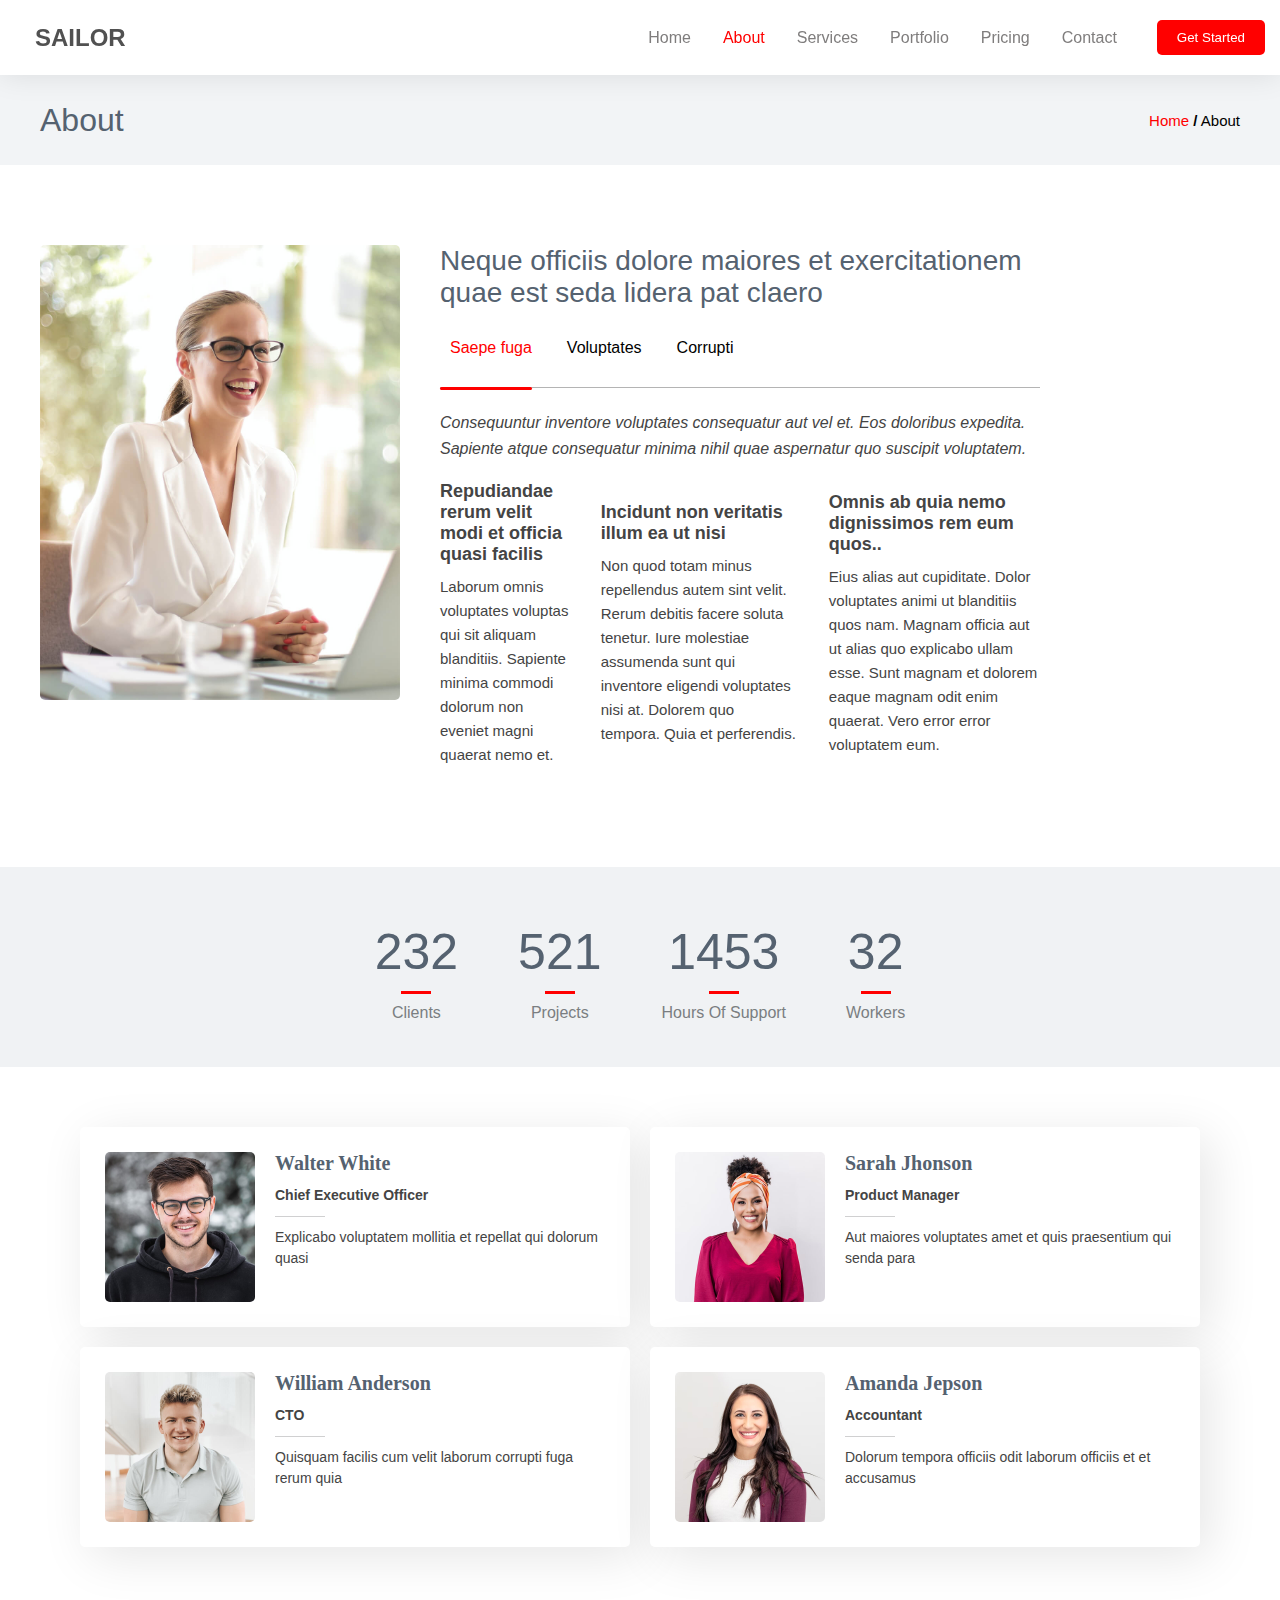
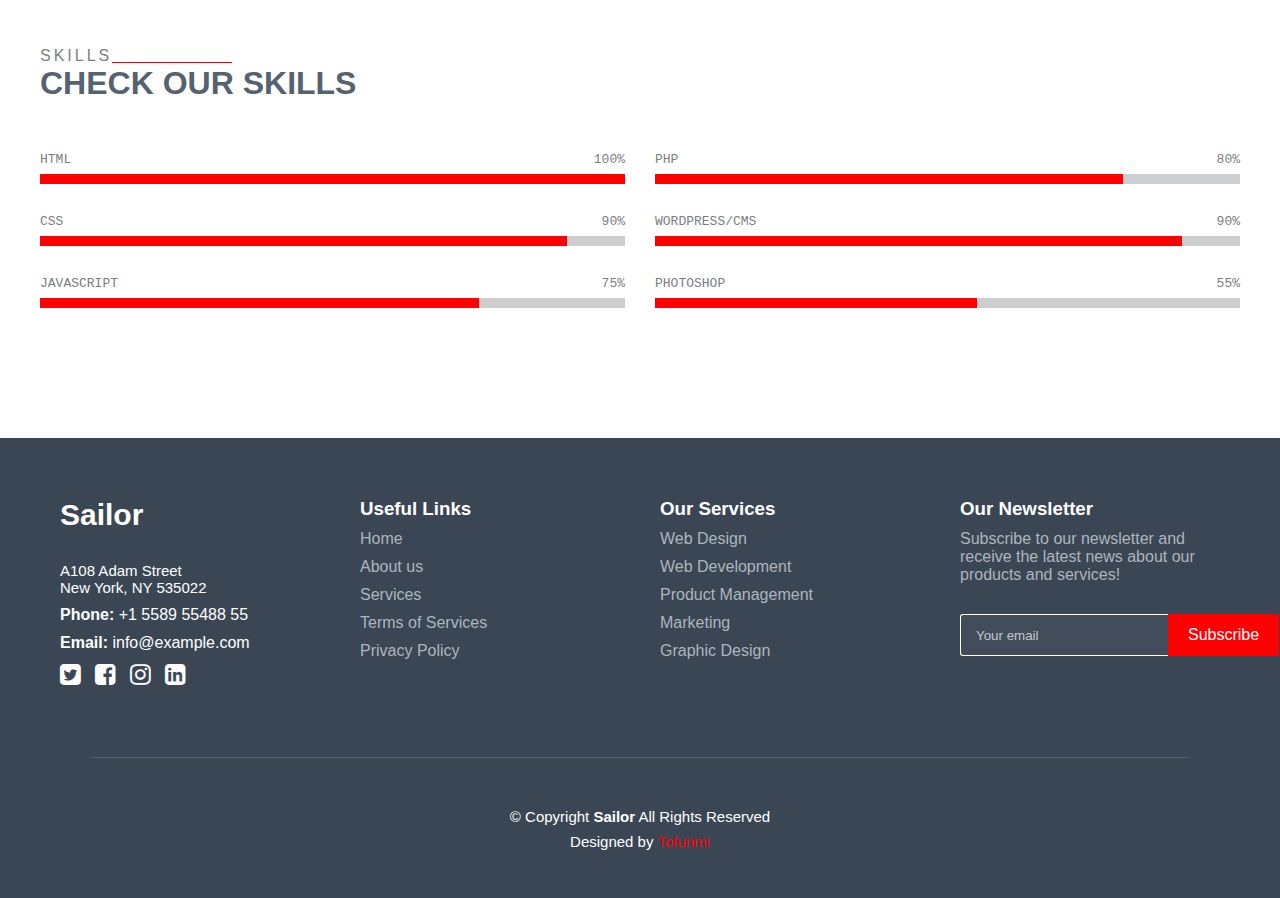
<file: about.html>
<!DOCTYPE html>
<html lang="en">

<head>
    <meta charset="UTF-8">
    <meta name="viewport" content="width=device-width, initial-scale=1.0">
    <title>About Page - Sailor</title>
    <link rel="stylesheet" href="about.css">
    <link rel="stylesheet" href="https://cdnjs.cloudflare.com/ajax/libs/font-awesome/4.7.0/css/font-awesome.min.css">
</head>

<body>
    <header>
        <div class="logo">
            <h1>SAILOR</h1>
        </div>

        <nav>
            <!-- Mobile menu toggle button -->
            <button class="mobile-menu-toggle" id="mobileMenuToggle">
                <i class="fa fa-bars"></i>
            </button>

            <div id="links">
                <ul>
                    <li><a href="index.html">Home</a></li>
                    <li><a href="about.html" class="aboutred">About</a></li>
                    <li><a href="services.html">Services</a></li>
                    <li><a href="up.html">Portfolio</a></li>
                    <li><a href="up2.html">Pricing</a></li>
                    <li><a href="#">Contact</a></li>
                </ul>
            </div>
            <div id="start">
                <button>Get Started</button>
            </div>
        </nav>
    </header>

    <div id="top">
        <h1>About</h1>
        <p><a href="indexpage.html">Home</a> <b>/</b> About</p>
    </div>

    <div id="sec-1">
        <div class="image-sec">
            <img src="about-portrait.jpg" alt="About">
        </div>
        <div class="text-sec">
            <h1>Neque officiis dolore maiores et exercitationem quae est seda lidera pat claero</h1>

            <div class="button-group">
                <button class="button-a">Saepe fuga</button>
                <button class="button-b">Voluptates</button>
                <button class="button-c">Corrupti</button>
            </div>

            <section class="line">
                <div></div>
            </section>
            <p class="text-1">Consequuntur inventore voluptates consequatur aut vel et. Eos doloribus expedita.
                Sapiente atque consequatur minima nihil quae aspernatur quo suscipit voluptatem.</p>

            <ul class="feature-list">
                <li>
                    <h2>Repudiandae rerum velit modi et officia quasi facilis</h2>
                    <p>Laborum omnis voluptates voluptas qui sit aliquam blanditiis. Sapiente minima commodi dolorum non
                        eveniet magni quaerat nemo et.</p>
                </li>

                <li>
                    <h2>Incidunt non veritatis illum ea ut nisi</h2>
                    <p>Non quod totam minus repellendus autem sint velit. Rerum debitis facere soluta tenetur. Iure
                        molestiae assumenda sunt qui inventore eligendi voluptates nisi at. Dolorem quo tempora. Quia et
                        perferendis.</p>
                </li>
                <li>
                    <h2>Omnis ab quia nemo dignissimos rem eum quos..</h2>
                    <p>Eius alias aut cupiditate. Dolor voluptates animi ut blanditiis quos nam. Magnam officia aut ut alias
                        quo explicabo ullam esse. Sunt magnam et dolorem eaque magnam odit enim quaerat. Vero error error
                        voluptatem eum.</p>
                </li>
            </ul>
        </div>
    </div>

    <div id="sec-2">
        <div>
            <p class="p1">232</p>
            <div class="dir-a"></div>
            <p>Clients</p>
        </div>

        <div>
            <p class="p1">521</p>
            <div class="dir-b"></div>
            <p>Projects</p>
        </div>

        <div>
            <p class="p1">1453</p>
            <div class="dir-c"></div>
            <p>Hours Of Support</p>
        </div>

        <div>
            <p class="p1">32</p>
            <div class="dir-d"></div>
            <p>Workers</p>
        </div>
    </div>

    <div id="sec-3">
        <div class="first-sec">
            <div class="first-sec-img1">
                <img src="team-1.jpg" alt="Walter White">
                <div>
                    <h2>Walter White</h2>
                    <p><b>Chief Executive Officer</b></p>
                    <div></div>
                    <p>Explicabo voluptatem mollitia et repellat qui dolorum quasi</p>
                </div>
            </div>

            <div class="first-sec-img2">
                <img src="team-3.jpg" alt="William Anderson">
                <div>
                    <h2>William Anderson</h2>
                    <p><b>CTO</b></p>
                    <div></div>
                    <p>Quisquam facilis cum velit laborum corrupti fuga rerum quia</p>
                </div>
            </div>
        </div>

        <div class="second-sec">
            <div class="second-sec-img1">
                <img src="team-2.jpg" alt="Sarah Jhonson">
                <div>
                    <h2>Sarah Jhonson</h2>
                    <p><b>Product Manager</b></p>
                    <div></div>
                    <p>Aut maiores voluptates amet et quis praesentium qui senda para</p>
                </div>
            </div>

            <div class="second-sec-img2">
                <img src="team-4.jpg" alt="Amanda Jepson">
                <div>
                    <h2>Amanda Jepson</h2>
                    <p><b>Accountant</b></p>
                    <div></div>
                    <p>Dolorum tempora officiis odit laborum officiis et et accusamus</p>
                </div>
            </div>
        </div>
    </div>

    <div id="sec-4">
        <div class="title">
            <p>SKILLS</p>
            <h1>Check Our Skills</h1>
        </div>

        <div class="skills-container">
            <div class="skills-column">
                <div>
                    <div class="scale-val">
                        <p>HTML</p>
                        <p class="scale-val-p2">100%</p>
                    </div>
                    <div class="scale">
                        <div></div>
                    </div>
                </div>

                <div>
                    <div class="scale-val2">
                        <p>CSS</p>
                        <p class="scale-val2-p2">90%</p>
                    </div>
                    <div class="scale2">
                        <div></div>
                    </div>
                </div>

                <div>
                    <div class="scale-val3">
                        <p>JAVASCRIPT</p>
                        <p class="scale-val3-p3">75%</p>
                    </div>
                    <div class="scale3">
                        <div></div>
                    </div>
                </div>
            </div>

            <div class="skills-column second-scale-sec">
                <div>
                    <div class="scale-val4">
                        <p>PHP</p>
                        <p class="scale-val4-p4">80%</p>
                    </div>
                    <div class="scale4">
                        <div></div>
                    </div>
                </div>

                <div>
                    <div class="scale-val5">
                        <p>WORDPRESS/CMS</p>
                        <p class="scale-val5-p5">90%</p>
                    </div>
                    <div class="scale5">
                        <div></div>
                    </div>
                </div>

                <div>
                    <div class="scale-val6">
                        <p>PHOTOSHOP</p>
                        <p class="scale-val6-p6">55%</p>
                    </div>
                    <div class="scale6">
                        <div></div>
                    </div>
                </div>
            </div>
        </div>
    </div>

    <footer>
        <div class="footer-content">
            <div class="footer-column">
                <h2 class="sailor">Sailor</h2>
                <p class="address">A108 Adam Street <br>New York, NY 535022</p>
                <p><b>Phone:</b> +1 5589 55488 55</p>
                <p><b>Email:</b> info@example.com</p>

                <div class="icons">
                    <i class="fa fa-twitter-square" aria-hidden="true"></i>
                    <i class="fa fa-facebook-square" aria-hidden="true"></i>
                    <i class="fa fa-instagram" aria-hidden="true"></i>
                    <i class="fa fa-linkedin-square" aria-hidden="true"></i>
                </div>
            </div>

            <div class="links footer-column">
                <h3>Useful Links</h3>
                <p>Home</p>
                <p>About us</p>
                <p>Services</p>
                <p>Terms of Services</p>
                <p>Privacy Policy</p>
            </div>

            <div class="services footer-column">
                <h3>Our Services</h3>
                <p>Web Design</p>
                <p>Web Development</p>
                <p>Product Management</p>
                <p>Marketing</p>
                <p>Graphic Design</p>
            </div>

            <div class="news footer-column">
                <h3>Our Newsletter</h3>
                <p>Subscribe to our newsletter and receive the latest news about our products and services!</p>

                <div class="subscribe">
                    <input type="email" placeholder="Your email">
                    <button>Subscribe</button>
                </div>
            </div>
        </div>

        <div class="line2"></div>

        <div class="last-stuff">
            <p>&copy; Copyright <b>Sailor</b> All Rights Reserved</p>
            <p>Designed by <span>Tofunmi</span></p>
        </div>
    </footer>

    <script>
        // Mobile menu toggle
        const mobileMenuToggle = document.getElementById('mobileMenuToggle');
        const links = document.getElementById('links');

        mobileMenuToggle.addEventListener('click', function() {
            links.classList.toggle('active');
        });
    </script>
</body>

</html>
</file>
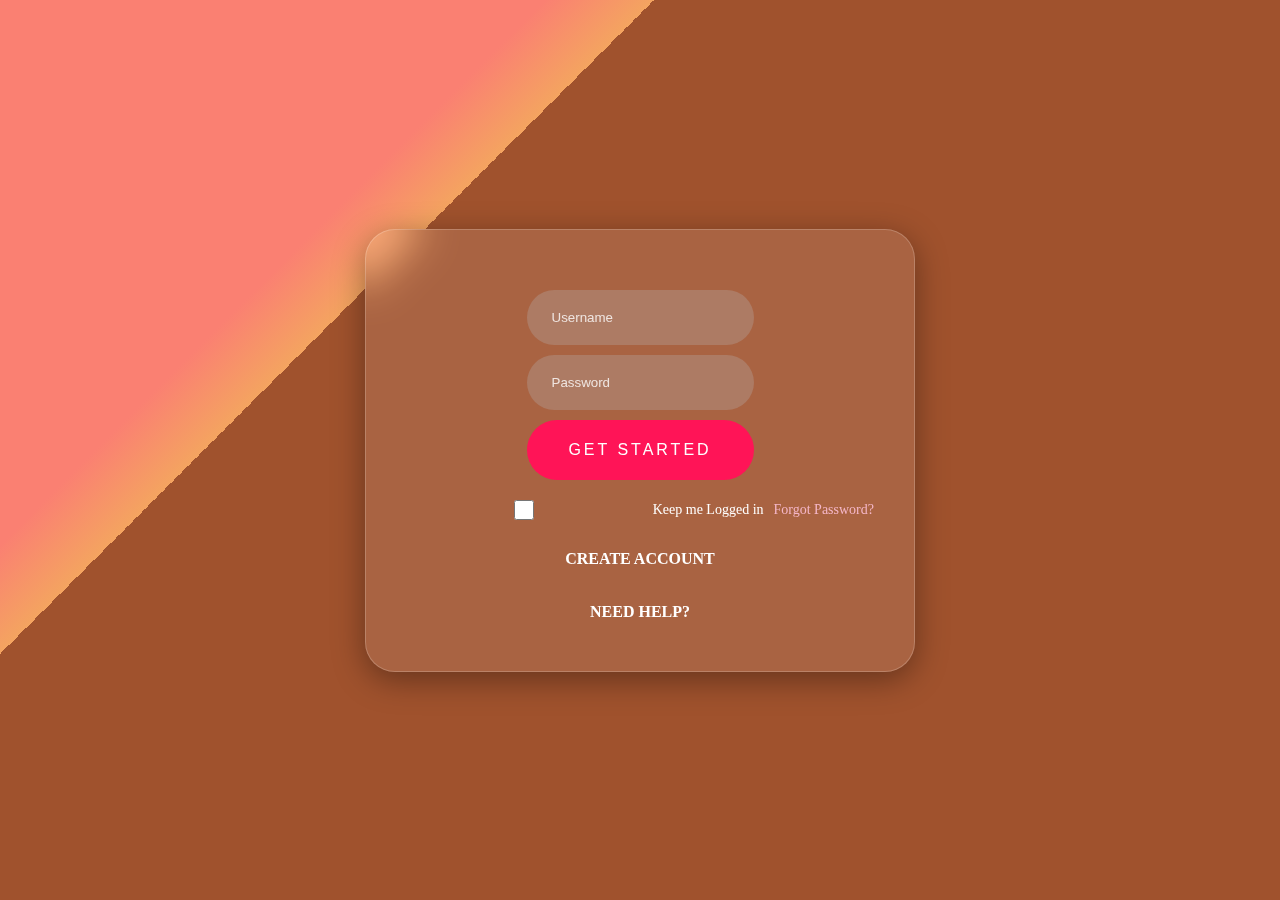
<file: login.html>
<!DOCTYPE html>
<html lang="en">
<head>
    <meta charset="UTF-8">
    <meta name="viewport" content="width=device-width, initial-scale=1.0">
    <title>Login</title>
    <link rel="stylesheet" href="login.css">
</head>
<body>
    <div id="wrapper">
        <div id="inputs">
            <input type="text" placeholder="Username" id="names">
            <input type="password" name="" id="password" placeholder="Password">
            <input type="submit" value="Get Started" id="get" onclick="validate()">
        </div>

        <div id="remember">
            <input type="checkbox" name="" id="box">
            <label for="box">Keep me Logged in</label>
            <a href="#">Forgot Password?</a>
        </div>

        <div id="new-user">
            <a href="#">CREATE ACCOUNT</a>
        </div>

        <div id="help">
            <a href="#">NEED HELP?</a>
        </div>
    </div>

    <script>
        function validate(){
            users = ["Tofunmi", "Uche", "Yinka"]
            userpass = ["tofunmi29", "uche12", "yinka12"]

            let names = document.getElementById("names").value
            let password = document.getElementById("password").value

            if(names == users[0] && password == userpass[0]){
                window.open("indexpage.html")
            }
            else if(names == users[1] && password == userpass[1]){
                window.open("indexpage.html")
            }
            else if(names == users[2] && password == userpass[2]){
                window.open("indexpage.html")
            }
            else{
                alert("No account found. CREATE NEW ACCOUNT")
            }
        }
    </script>
</body>
</html>
</file>
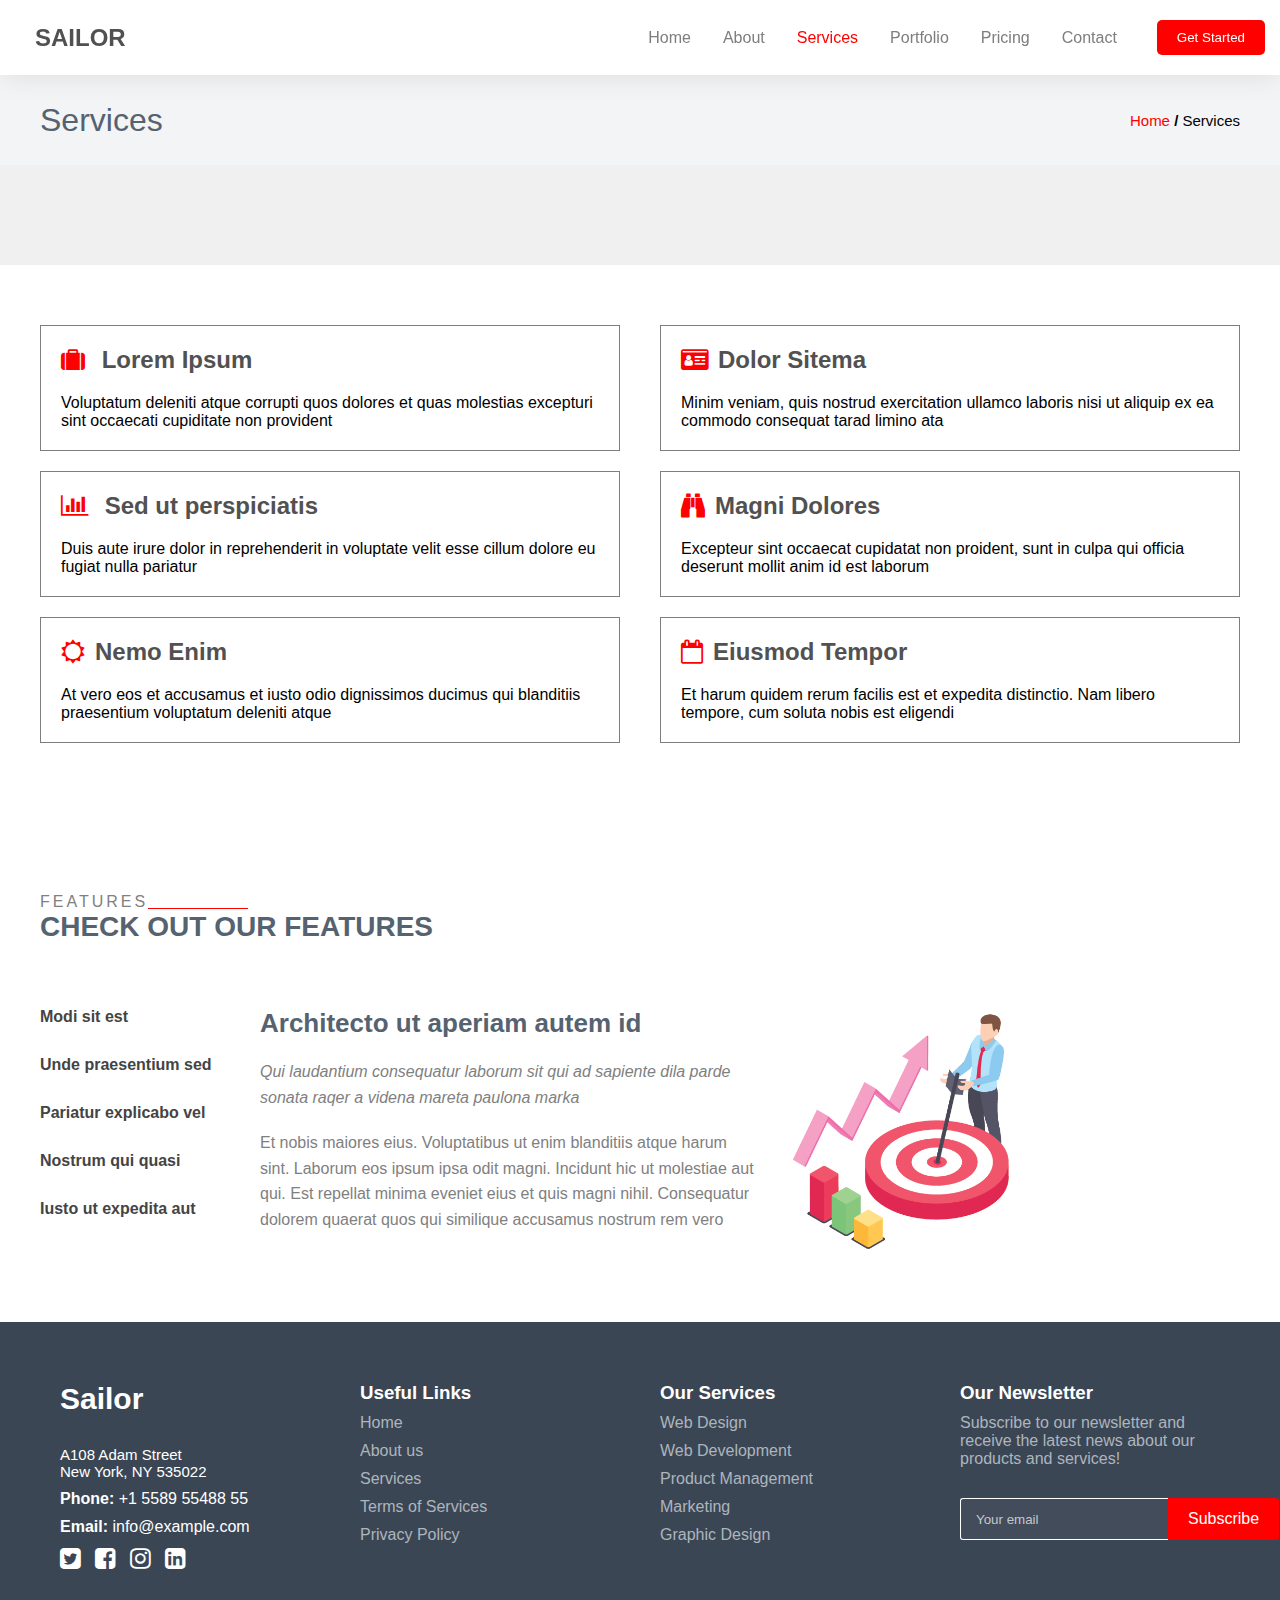
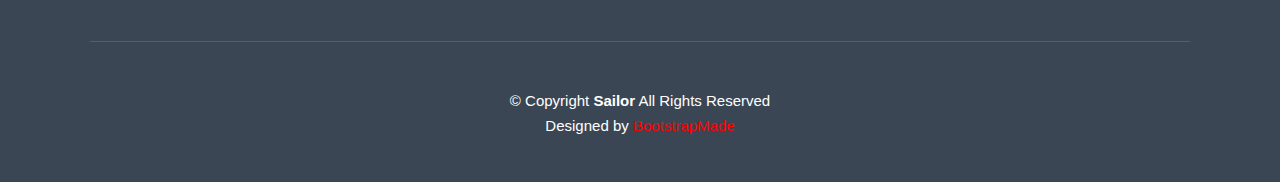
<file: services.html>
<!DOCTYPE html>
<html lang="en">
<head>
    <meta charset="UTF-8">
    <meta name="viewport" content="width=device-width, initial-scale=1.0">
    <title>Services - Sailor</title>
    <link rel="stylesheet" href="services.css">
    <link rel="stylesheet" href="https://cdnjs.cloudflare.com/ajax/libs/font-awesome/4.7.0/css/font-awesome.min.css">
</head>
<body>
    <header>
        <div class="logo">
            <h1>SAILOR</h1>
        </div>

        <nav>
            <button class="mobile-menu-toggle" id="mobileMenuToggle">
                <i class="fa fa-bars"></i>
            </button>

            <div id="links">
                <ul>
                    <li><a href="/index.html">Home</a></li>
                    <li><a href="/HTML/about.html">About</a></li>
                    <li><a href="services.html" class="home">Services</a></li>
                    <li><a href="up.html">Portfolio</a></li>
                    <li><a href="up2.html">Pricing</a></li>
                   
                    <li><a href="#">Contact</a></li>
                </ul>
            </div>
            <div id="start">
                <button>Get Started</button>
            </div>
        </nav>
    </header>
    
    <div id="top">
        <h1>Services</h1>
        <p><a href="indexpage.html">Home</a> <b>/</b> Services</p>
    </div>

    <div id="glow-iconsec"></div>

    <div id="sec-3">
        <div class="div1">
            <div>
                <h2 class="diva"><i class="fa fa-suitcase" aria-hidden="true" id="bar"></i> Lorem Ipsum</h2>
                <p>Voluptatum deleniti atque corrupti quos dolores et quas molestias excepturi sint occaecati cupiditate non provident</p>
            </div>
            <div>
                <h2 class="diva"><i class="fa fa-bar-chart" aria-hidden="true" id="bar"></i> Sed ut perspiciatis</h2>
                <p>Duis aute irure dolor in reprehenderit in voluptate velit esse cillum dolore eu fugiat nulla pariatur</p>
            </div>
            <div>
                <h2 class="diva"><i class="fa fa-sun-o" aria-hidden="true" id="bar"></i>Nemo Enim</h2>
                <p>At vero eos et accusamus et iusto odio dignissimos ducimus qui blanditiis praesentium voluptatum deleniti atque</p>
            </div>
        </div>

        <div class="div2">
            <div>
                <h2 class="diva"><i class="fa fa-id-card" aria-hidden="true" id="bar"></i>Dolor Sitema</h2>
                <p>Minim veniam, quis nostrud exercitation ullamco laboris nisi ut aliquip ex ea commodo consequat tarad limino ata</p>
            </div>
            <div>
                <h2 class="diva"><i class="fa fa-binoculars" aria-hidden="true" id="bar"></i>Magni Dolores</h2>
                <p>Excepteur sint occaecat cupidatat non proident, sunt in culpa qui officia deserunt mollit anim id est laborum</p>
            </div>
            <div>
                <h2 class="diva"><i class="fa fa-calendar-o" aria-hidden="true" id="bar"></i>Eiusmod Tempor</h2>
                <p>Et harum quidem rerum facilis est et expedita distinctio. Nam libero tempore, cum soluta nobis est eligendi</p>
            </div>
        </div>
    </div>

    <div id="feature">
        <div id="featuresec">
            <p class="featuretext">Features</p>
            <h1>CHECK OUT OUR FEATURES</h1>
        </div>

        <div class="feature-content">
            <div class="list">
                <p class="tab1">Modi sit est</p>
                <p class="tab2">Unde praesentium sed</p>
                <p class="tab3">Pariatur explicabo vel</p>
                <p class="tab4">Nostrum qui quasi</p>
                <p class="tab5">Iusto ut expedita aut</p>
            </div>
            <section><div></div></section>
            <div class="tab1sec">
                <h1>Architecto ut aperiam autem id</h1>
                <p class="italic-text"><i>Qui laudantium consequatur laborum sit qui ad sapiente dila parde sonata raqer a videna mareta paulona marka</i></p>
                <p>Et nobis maiores eius. Voluptatibus ut enim blanditiis atque harum sint. Laborum eos ipsum ipsa odit magni. Incidunt hic ut molestiae aut qui. Est repellat minima eveniet eius et quis magni nihil. Consequatur dolorem quaerat quos qui similique accusamus nostrum rem vero</p>
            </div>
            <div class="tab1img"><img src="tab-5.png" alt="Feature"></div>
        </div>
    </div>

    <footer>
        <div class="footer-content">
            <div class="footer-column">
                <h2 class="sailor">Sailor</h2>
                <p class="address">A108 Adam Street <br>New York, NY 535022</p>
                <p><b>Phone:</b> +1 5589 55488 55</p>
                <p><b>Email:</b> info@example.com</p>
                <div class="icons">
                    <i class="fa fa-twitter-square" aria-hidden="true"></i>
                    <i class="fa fa-facebook-square" aria-hidden="true"></i>
                    <i class="fa fa-instagram" aria-hidden="true"></i>
                    <i class="fa fa-linkedin-square" aria-hidden="true"></i>
                </div>
            </div>

            <div class="links footer-column">
                <h3>Useful Links</h3>
                <p>Home</p>
                <p>About us</p>
                <p>Services</p>
                <p>Terms of Services</p>
                <p>Privacy Policy</p>
            </div>

            <div class="services footer-column">
                <h3>Our Services</h3>
                <p>Web Design</p>
                <p>Web Development</p>
                <p>Product Management</p>
                <p>Marketing</p>
                <p>Graphic Design</p>
            </div>

            <div class="news footer-column">
                <h3>Our Newsletter</h3>
                <p>Subscribe to our newsletter and receive the latest news about our products and services!</p>
                <div class="subscribe">
                    <input type="email" placeholder="Your email">
                    <button>Subscribe</button>
                </div>
            </div>
        </div>

        <div class="line2"></div>

        <div class="last-stuff">
            <p>&copy; Copyright <b>Sailor</b> All Rights Reserved</p>
            <p>Designed by <span>BootstrapMade</span></p>
        </div>
    </footer>

    <script>
        const mobileMenuToggle = document.getElementById('mobileMenuToggle');
        const links = document.getElementById('links');
        mobileMenuToggle.addEventListener('click', function() {
            links.classList.toggle('active');
        });
    </script>
</body>
</html>
</file>
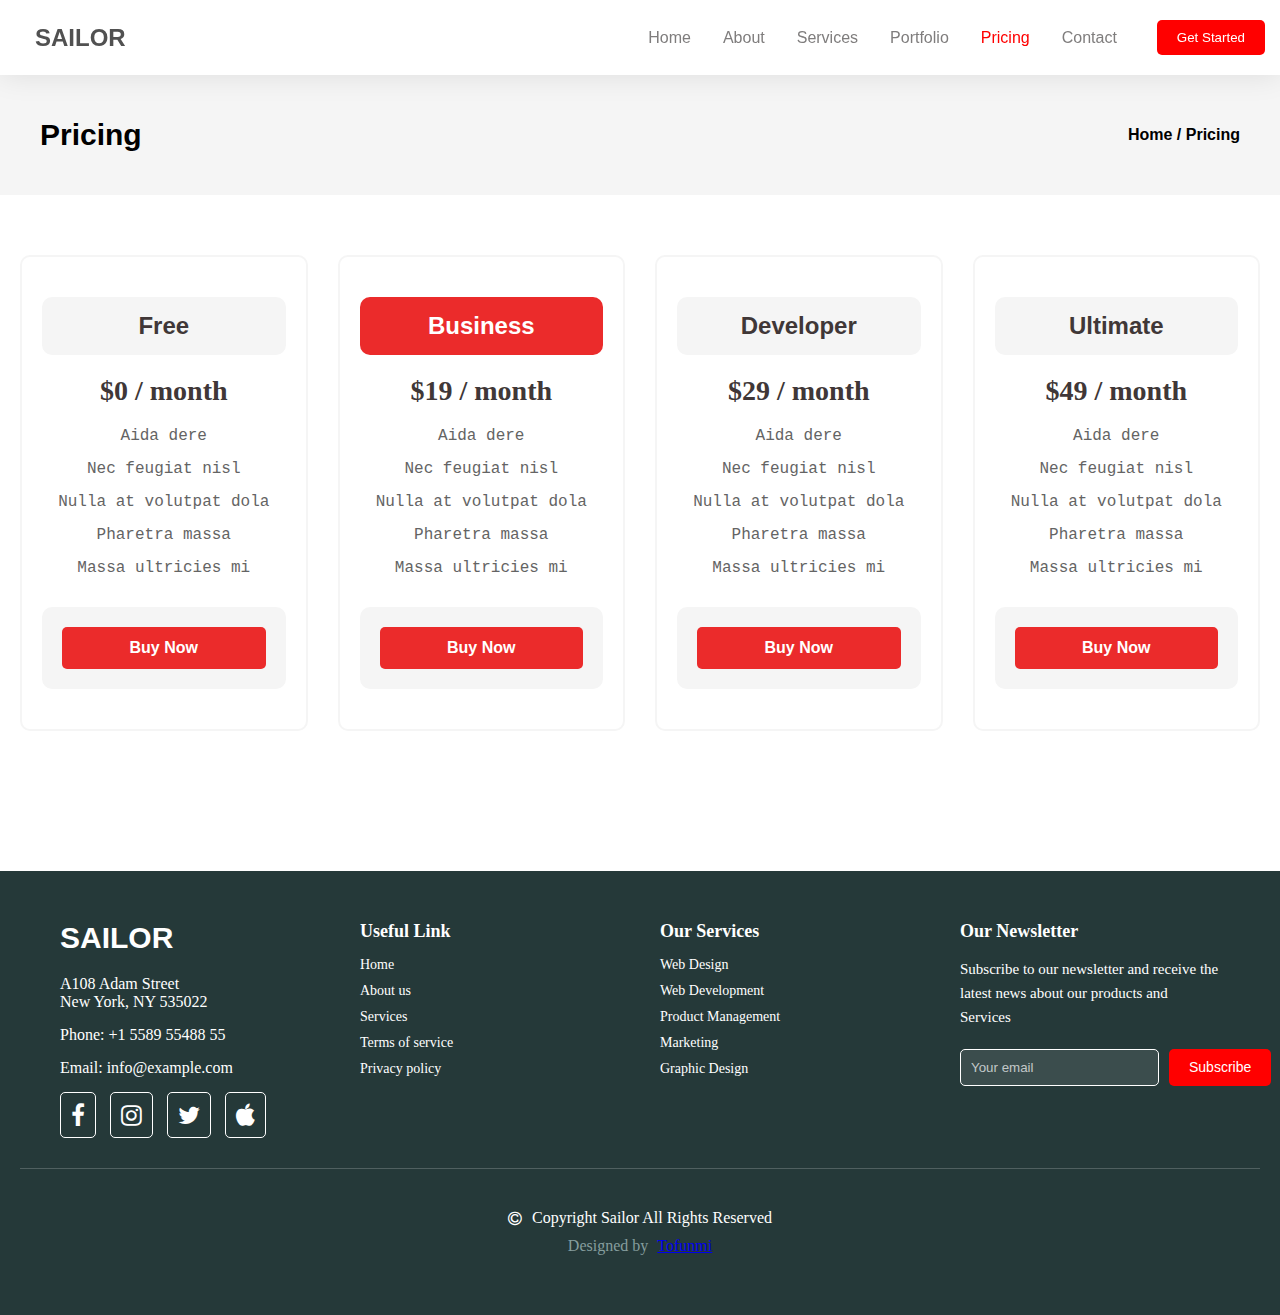
<file: up2.html>
<!DOCTYPE html>
<html lang="en">
<head>
    <meta charset="UTF-8">
    <meta name="viewport" content="width=device-width, initial-scale=1.0">
    <link rel="stylesheet" href="https://cdnjs.cloudflare.com/ajax/libs/font-awesome/4.7.0/css/font-awesome.min.css">
    <link rel="stylesheet" href="up2.css">
    <title>Pricing - Sailor</title>
</head>
<body>
    <header>
        <div class="logo">
            <h1>SAILOR</h1>
        </div>

        <nav>
            <button class="mobile-menu-toggle" id="mobileMenuToggle">
                <i class="fa fa-bars"></i>
            </button>

            <div id="links">
                <ul>
                    <li><a href="index.html">Home</a></li>
                    <li><a href="about.html">About</a></li>
                    <li><a href="services.html">Services</a></li>
                    <li><a href="up.html">Portfolio</a></li>
                    <li><a href="up2.html" class="home">Pricing</a></li>
                   
                    <li><a href="#">Contact</a></li>
                </ul>
            </div>
            <div id="start">
                <button>Get Started</button>
            </div>
        </nav>
    </header>

    <section class="on">
        <h2>Pricing</h2>
        <h5>Home / Pricing</h5>
    </section>

    <section class="pricing-section">
        <div class="all">
            <h1>Free</h1>
            <h2>$0 / month</h2>
            <p>Aida dere</p>
            <p>Nec feugiat nisl</p>
            <p>Nulla at volutpat dola</p>
            <p>Pharetra massa</p>
            <p>Massa ultricies mi</p>
            <div class="alll">
                <h3>Buy Now</h3>
            </div>
        </div>

        <div class="all2">
            <h1>Business</h1>
            <h2>$19 / month</h2>
            <p>Aida dere</p>
            <p>Nec feugiat nisl</p>
            <p>Nulla at volutpat dola</p>
            <p>Pharetra massa</p>
            <p>Massa ultricies mi</p>
            <div class="alll2">
                <h3>Buy Now</h3>
            </div>
        </div>

        <div class="all3">
            <h1>Developer</h1>
            <h2>$29 / month</h2>
            <p>Aida dere</p>
            <p>Nec feugiat nisl</p>
            <p>Nulla at volutpat dola</p>
            <p>Pharetra massa</p>
            <p>Massa ultricies mi</p>
            <div class="alll3">
                <h3>Buy Now</h3>
            </div>
        </div>

        <div class="all4">
            <h1>Ultimate</h1>
            <h2>$49 / month</h2>
            <p>Aida dere</p>
            <p>Nec feugiat nisl</p>
            <p>Nulla at volutpat dola</p>
            <p>Pharetra massa</p>
            <p>Massa ultricies mi</p>
            <div class="alll4">
                <h3>Buy Now</h3>
            </div>
        </div>
    </section>

    <footer class="foot">
        <div class="footer-wrapper">
            <div class="foot_1">
                <h2>SAILOR</h2>
                <p>A108 Adam Street <br>New York, NY 535022</p>
                <p>Phone: +1 5589 55488 55</p>
                <p>Email: info@example.com</p>
                <i class="fa fa-facebook" aria-hidden="true"></i>
                <i class="fa fa-instagram" aria-hidden="true"></i>
                <i class="fa fa-twitter" aria-hidden="true"></i>
                <i class="fa fa-apple" aria-hidden="true"></i>
            </div>

            <div class="foot_2">
                <h2>Useful Link</h2>
                <p>Home</p>
                <p>About us</p>
                <p>Services</p>
                <p>Terms of service</p>
                <p>Privacy policy</p>
            </div>

            <div class="foot_2">
                <h2>Our Services</h2>
                <p>Web Design</p>
                <p>Web Development</p>
                <p>Product Management</p>
                <p>Marketing</p>
                <p>Graphic Design</p>
            </div>

            <div class="foot_3">
                <h3>Our Newsletter</h3>
                <p>Subscribe to our newsletter and receive the latest news about our products and Services</p>
                <div class="ok">
                    <input type="text" placeholder="Your email">
                    <div class="kk">Subscribe</div>
                </div>
            </div>
        </div>

        <div class="copy">
            <div class="copy_1">
                <i class="fa fa-copyright" aria-hidden="true"></i>
                <p>Copyright Sailor All Rights Reserved</p>
            </div>
            <div class="copy_2">
                <p>Designed by <span><a href = "https://wa.me/2349034820048"> Tofunmi </a></span></p>
            </div>
        </div>
    </footer>

    <script>
        const mobileMenuToggle = document.getElementById('mobileMenuToggle');
        const links = document.getElementById('links');
        mobileMenuToggle.addEventListener('click', function() {
            links.classList.toggle('active');
        });
    </script>
</body>
</html>
</file>
<file: about.css>
* {
    margin: 0;
    padding: 0;
    box-sizing: border-box;
}

body {
    height: 100%;
    width: 100%;
    overflow-x: hidden;
}

header {
    display: flex;
    justify-content: space-between;
    align-items: center;
    background-color: white;
    position: sticky;
    width: 100%;
    padding: 20px 15px;
    z-index: 1000;
    top: 0;
    box-shadow: 0px 0 30px rgba(0, 0, 0, 0.1);
}

nav {
    display: flex;
    align-items: center;
    width: 100%;
}

.logo {
    margin-left: 20px;
}

.logo h1 {
    font-family: 'Gill Sans', 'Gill Sans MT', Calibri, 'Trebuchet MS', sans-serif;
    color: rgb(81, 81, 81);
    font-size: 24px;
}

/* Mobile menu toggle */
.mobile-menu-toggle {
    display: none;
    background: none;
    border: none;
    font-size: 24px;
    color: rgb(81, 81, 81);
    cursor: pointer;
    margin-left: auto;
}

#links {
    display: flex;
    margin-left: auto;
    margin-right: 20px;
}

ul {
    list-style: none;
    display: flex;
    gap: 2rem;
    align-items: center;
}

li a {
    text-decoration: none;
    color: rgb(127, 125, 125);
    font-family: 'Gill Sans', 'Gill Sans MT', Calibri, 'Trebuchet MS', sans-serif;
    font-size: 16px;
    transition: color 0.3s;
}

.aboutred {
    color: red;
}

li a:hover {
    color: rgb(216, 46, 46);
}

.aboutred:hover {
    color: red;
}

#start button {
    background-color: red;
    padding: 10px 20px;
    border-radius: 5px;
    border: none;
    color: white;
    cursor: pointer;
    transition: background-color 0.3s;
    white-space: nowrap;
}

#start {
    margin-left: 20px;
}

#start button:hover {
    background-color: rgb(234, 63, 63);
}

#top {
    background-color: #f2f4f6;
    width: 100%;
    min-height: 90px;
    display: flex;
    align-items: center;
    justify-content: space-between;
    padding: 20px 40px;
    flex-wrap: wrap;
    gap: 15px;
}

#top h1 {
    font-family: 'Segoe UI', Tahoma, Geneva, Verdana, sans-serif;
    font-weight: lighter;
    color: #556270;
    font-size: clamp(24px, 4vw, 32px);
}

#top p {
    font-family: 'Gill Sans', 'Gill Sans MT', Calibri, 'Trebuchet MS', sans-serif;
    font-size: 15px;
}

#top a {
    color: red;
    text-decoration: none;
}

/* Section 1 */
#sec-1 {
    margin: 40px 20px;
    padding: 40px 20px;
    display: flex;
    flex-wrap: wrap;
    gap: 40px;
}

.image-sec img {
    width: 100%;
    max-width: 360px;
    height: auto;
    border-radius: 5px;
}

.text-sec {
    flex: 1;
    min-width: 280px;
    max-width: 600px;
}

.text-sec h1 {
    font-family: 'Segoe UI', Tahoma, Geneva, Verdana, sans-serif;
    font-weight: lighter;
    color: #556270;
    margin-bottom: 25px;
    font-size: clamp(20px, 3vw, 28px);
}

.button-group {
    display: flex;
    flex-wrap: wrap;
    gap: 15px;
    margin: 25px 0;
}

.text-sec button {
    border: none;
    background: none;
    font-size: 16px;
    cursor: pointer;
    padding: 5px 10px;
    transition: color 0.3s;
}

.button-a {
    color: red;
}

.line {
    margin: 20px 0;
    position: relative;
}

.line::after {
    content: "";
    background-color: #5f5f5f78;
    height: 0.3px;
    width: 100%;
    max-width: 600px;
    position: absolute;
    top: 0;
    left: 0;
}

.line div {
    background-color: red;
    width: 92px;
    height: 3px;
    border-radius: 5px;
    position: relative;
    z-index: 1;
}

.text-1 {
    margin: 20px 0;
    font-style: italic;
    font-family: Arial, Helvetica, sans-serif;
    color: #444444;
    line-height: 1.6;
}

.feature-list {
    list-style: none;
    padding: 0;
}

.feature-list li {
    margin-bottom: 20px;
}

.feature-list li h2 {
    color: #444444;
    font-family: 'Gill Sans', 'Gill Sans MT', Calibri, 'Trebuchet MS', sans-serif;
    font-size: 18px;
    margin-bottom: 10px;
}

.feature-list li p {
    color: #444444;
    font-family: Arial, Helvetica, sans-serif;
    font-size: 15px;
    line-height: 1.6;
}

/* Section 2 - Stats */
#sec-2 {
    background-color: #f0f2f4;
    width: 100%;
    min-height: 200px;
    padding: 40px 20px;
    display: flex;
    justify-content: center;
    align-items: center;
    flex-wrap: wrap;
    gap: 60px;
    margin-bottom: 40px;
}

#sec-2 div {
    text-align: center;
}

#sec-2 div .p1 {
    color: #556270;
    font-size: clamp(40px, 6vw, 50px);
    font-family: 'Franklin Gothic Medium', 'Arial Narrow', Arial, sans-serif;
    margin-bottom: 10px;
}

#sec-2 .dir-a,
#sec-2 .dir-b,
#sec-2 .dir-c,
#sec-2 .dir-d {
    background-color: red;
    width: 30px;
    height: 3px;
    margin: 10px auto;
}

#sec-2 div p {
    margin-top: 10px;
    font-family: Arial, Helvetica, sans-serif;
    color: #7a7e81;
}

/* Section 3 - Team */
#sec-3 {
    margin: 60px 20px;
    padding: 0 20px;
    display: flex;
    flex-wrap: wrap;
    gap: 20px;
    justify-content: center;
}

.first-sec,
.second-sec {
    flex: 1;
    min-width: 280px;
    max-width: 550px;
}

.first-sec-img1,
.first-sec-img2,
.second-sec-img1,
.second-sec-img2 {
    background-color: white;
    box-shadow: 10px 10px 50px rgba(0, 0, 0, 0.1);
    padding: 25px;
    margin-bottom: 20px;
    border-radius: 5px;
    display: flex;
    gap: 20px;
    position: relative;
    top: 0;
    transition: 0.5s ease-in-out;
}

.first-sec-img1:hover,
.first-sec-img2:hover,
.second-sec-img1:hover,
.second-sec-img2:hover {
    top: -10px;
}

.first-sec div img,
.second-sec div img {
    width: 150px;
    height: 150px;
    border-radius: 5px;
    object-fit: cover;
    flex-shrink: 0;
}

.first-sec-img1 div,
.first-sec-img2 div,
.second-sec-img1 div,
.second-sec-img2 div {
    flex: 1;
}

.first-sec-img1 div h2,
.first-sec-img2 div h2,
.second-sec-img1 div h2,
.second-sec-img2 div h2 {
    font-family: Cambria, Cochin, Georgia, Times, 'Times New Roman', serif;
    color: #556270;
    font-size: 20px;
    margin-bottom: 10px;
}

.first-sec-img1 div p,
.first-sec-img2 div p,
.second-sec-img1 div p,
.second-sec-img2 div p {
    color: #444444;
    font-family: 'Gill Sans', 'Gill Sans MT', Calibri, 'Trebuchet MS', sans-serif;
    font-size: 14px;
    margin-bottom: 10px;
    line-height: 1.5;
}

.first-sec-img1 div div,
.first-sec-img2 div div,
.second-sec-img1 div div,
.second-sec-img2 div div {
    width: 50px;
    height: 1px;
    background-color: #a9aaab8c;
    margin: 10px 0;
}

/* Section 4 - Skills */
#sec-4 {
    margin: 80px 20px 100px;
    padding: 0 20px;
}

.title p {
    font-family: 'Gill Sans', 'Gill Sans MT', Calibri, 'Trebuchet MS', sans-serif;
    text-transform: uppercase;
    letter-spacing: 3px;
    color: grey;
}

.title h1 {
    font-family: 'Gill Sans', 'Gill Sans MT', Calibri, 'Trebuchet MS', sans-serif;
    color: #556270;
    text-transform: uppercase;
    margin-bottom: 50px;
    font-size: clamp(24px, 4vw, 32px);
}

.title p::after {
    content: "";
    background-color: red;
    height: 1px;
    width: 120px;
    position: absolute;
    margin-top: 15px;
}

.skills-container {
    display: flex;
    flex-wrap: wrap;
    gap: 30px;
}

.skills-column {
    flex: 1;
    min-width: 280px;
}

.scale-val,
.scale-val2,
.scale-val3,
.scale-val4,
.scale-val5,
.scale-val6 {
    display: flex;
    justify-content: space-between;
    margin-bottom: 7px;
}

.scale-val p,
.scale-val2 p,
.scale-val3 p,
.scale-val4 p,
.scale-val5 p,
.scale-val6 p {
    font-family: monospace;
    color: #7a7e81;
}

.scale-val2,
.scale-val3,
.scale-val5,
.scale-val6 {
    margin-top: 30px;
}

.scale,
.scale2,
.scale3,
.scale4,
.scale5,
.scale6 {
    background-color: #7a7e8161;
    height: 10px;
    width: 100%;
    margin-bottom: 30px;
    position: relative;
}

.scale div {
    background-color: red;
    height: 10px;
    width: 100%;
    animation: slide 1s ease-in-out;
}

.scale2 div {
    background-color: red;
    height: 10px;
    width: 90%;
    animation: slide2 1s ease-in-out;
}

.scale3 div {
    background-color: red;
    height: 10px;
    width: 75%;
    animation: slide3 1s ease-in-out;
}

.scale4 div {
    background-color: red;
    height: 10px;
    width: 80%;
    animation: slide4 1s ease-in-out;
}

.scale5 div {
    background-color: red;
    height: 10px;
    width: 90%;
    animation: slide5 1s ease-in-out;
}

.scale6 div {
    background-color: red;
    height: 10px;
    width: 55%;
    animation: slide6 1s ease-in-out;
}

@keyframes slide {
    from {
        width: 0;
    }
    to {
        width: 100%;
    }
}

@keyframes slide2 {
    from {
        width: 0;
    }
    to {
        width: 90%;
    }
}

@keyframes slide3 {
    from {
        width: 0;
    }
    to {
        width: 75%;
    }
}

@keyframes slide4 {
    from {
        width: 0;
    }
    to {
        width: 80%;
    }
}

@keyframes slide5 {
    from {
        width: 0;
    }
    to {
        width: 90%;
    }
}

@keyframes slide6 {
    from {
        width: 0;
    }
    to {
        width: 55%;
    }
}

/* Footer */
footer {
    background-color: #3b4654;
    width: 100%;
    color: white;
    padding: 60px 20px 20px;
}

.footer-content {
    display: flex;
    flex-wrap: wrap;
    gap: 40px;
    max-width: 1200px;
    margin: 0 auto;
    padding: 0 20px;
}

.footer-column {
    flex: 1;
    min-width: 200px;
}

.sailor {
    margin-bottom: 30px;
    cursor: pointer;
    font-family: 'Gill Sans', 'Gill Sans MT', Calibri, 'Trebuchet MS', sans-serif;
    font-size: 30px;
}

.address {
    font-family: 'Courier New', Courier, monospace;
    font-size: 15px;
    margin-bottom: 10px;
}

.footer-column p {
    margin-bottom: 10px;
    font-family: 'Gill Sans', 'Gill Sans MT', Calibri, 'Trebuchet MS', sans-serif;
}

.footer-column h3 {
    margin-bottom: 10px;
    font-family: 'Gill Sans', 'Gill Sans MT', Calibri, 'Trebuchet MS', sans-serif;
}

.links p,
.services p,
.news p {
    color: #adb5bd;
    transition: 0.3s;
    cursor: pointer;
}

.links p:hover,
.services p:hover,
.news p:hover {
    color: red;
}

.subscribe {
    display: flex;
    margin-top: 30px;
}

.subscribe input {
    border: 0.8px solid white;
    border-right: none;
    flex: 1;
    height: 42px;
    border-radius: 3px 0 0 3px;
    background-color: #48536082;
    color: white;
    padding: 0 15px;
}

.subscribe input::placeholder {
    color: rgba(255, 255, 255, 0.7);
}

.subscribe button {
    background-color: red;
    border: none;
    padding: 0 20px;
    height: 42px;
    border-radius: 0 3px 3px 0;
    color: white;
    font-family: 'Gill Sans', 'Gill Sans MT', Calibri, 'Trebuchet MS', sans-serif;
    font-size: 16px;
    cursor: pointer;
    white-space: nowrap;
}

.line2 {
    width: 90%;
    max-width: 1100px;
    height: 0.5px;
    background-color: rgb(81, 93, 125);
    margin: 70px auto 30px;
}

.last-stuff {
    text-align: center;
    font-family: 'Gill Sans', 'Gill Sans MT', Calibri, 'Trebuchet MS', sans-serif;
    padding: 20px;
}

span {
    color: red;
}

.last-stuff p {
    margin-bottom: 8px;
    font-size: 15px;
}

.icons i {
    font-size: 24px;
    margin-right: 10px;
    cursor: pointer;
    transition: color 0.3s;
}

.icons i:hover {
    color: red;
}

/* ========== RESPONSIVE MEDIA QUERIES ========== */

@media screen and (max-width: 992px) {
    .logo {
        margin-left: 10px;
    }

    #sec-1 {
        margin: 30px 15px;
    }

    #sec-3 {
        margin: 40px 15px;
    }

    #sec-4 {
        margin: 60px 15px 80px;
    }
}

@media screen and (max-width: 768px) {
    header {
        flex-wrap: wrap;
        padding: 15px;
    }

    .logo h1 {
        font-size: 20px;
    }

    .mobile-menu-toggle {
        display: block;
    }

    nav {
        flex-direction: column;
        width: 100%;
    }

    #links {
        display: none;
        width: 100%;
        margin: 20px 0 0 0;
    }

    #links.active {
        display: block;
    }

    #links ul {
        flex-direction: column;
        gap: 15px;
        width: 100%;
    }

    #links li {
        width: 100%;
        text-align: center;
    }

    #start {
        margin: 15px auto 0;
    }

    #start button {
        width: 100%;
    }

    #top {
        padding: 20px;
        justify-content: center;
        text-align: center;
    }

    #top p {
        width: 100%;
    }

    #sec-1 {
        justify-content: center;
    }

    .image-sec {
        text-align: center;
    }

    .image-sec img {
        max-width: 100%;
    }

    .first-sec-img1,
    .first-sec-img2,
    .second-sec-img1,
    .second-sec-img2 {
        flex-direction: column;
        text-align: center;
    }

    .first-sec div img,
    .second-sec div img {
        margin: 0 auto;
    }

    .subscribe {
        flex-direction: column;
    }

    .subscribe input {
        border-radius: 3px;
        border-right: 0.8px solid white;
        margin-bottom: 10px;
    }

    .subscribe button {
        border-radius: 3px;
        width: 100%;
    }
}

@media screen and (max-width: 480px) {
    #sec-2 {
        gap: 40px;
    }

    .first-sec div img,
    .second-sec div img {
        width: 120px;
        height: 120px;
    }
}
</file>
<file: login.css>
* {
    margin: 0;
    padding: 0;
    box-sizing: border-box;
    color: burlywood;
}

body {
    min-height: 100vh;
    width: 100%;
    padding: 20px;
    display: flex;
    justify-content: center;
    align-items: center;
    background: linear-gradient(135deg, salmon 25%, sandybrown 30%, sienna 2%);
    overflow-x: hidden;
}

#wrapper {
    width: 100%;
    max-width: 550px;
    min-height: 400px;
    border-radius: 30px;
    padding: 40px;
    text-align: center;
    background: rgba(255, 255, 255, 0.1);
    border: 1px solid rgba(255, 255, 255, 0.2);
    backdrop-filter: blur(20px);
    box-shadow: 0 8px 32px rgba(0, 0, 0, 0.37);
    transition: all 0.3s ease;
}

#inputs {
    align-items: center;
    justify-content: center;
    text-align: center;
    display: grid;
    margin: 20px 0;
    gap: 10px;
}

label {
    color: #ffffff;
    font-size: 16px;
    pointer-events: none;
    transition: 0.3s ease;
}

input {
    padding: 20px 25px;
    border-radius: 35px;
    border: none;
    width: 100%;
    max-width: 350px;
    color: white;
    background-color: rgba(179, 173, 173, 0.32);
    margin: 0 auto;
}

input::placeholder {
    color: rgba(255, 255, 255, 0.8);
}

#get {
    background-color: rgb(255, 20, 87);
    color: white;
    letter-spacing: 3px;
    text-transform: uppercase;
    border-radius: 35px;
    width: 100%;
    max-width: 350px;
    cursor: pointer;
    transition: 0.3s;
    height: 60px;
    font-size: 16px;
    font-weight: 500;
}

#get:hover {
    background-color: white;
    border: 3px solid rgb(252, 44, 103);
    color: rgb(255, 20, 87);
    font-weight: bold;
}

#remember {
    justify-content: center;
    align-items: center;
    text-align: center;
    display: flex;
    flex-wrap: wrap;
    gap: 10px;
    margin-top: 20px;
}

#box {
    background-color: rgba(179, 173, 173, 0.32);
    width: 20px;
    height: 20px;
    cursor: pointer;
}

#remember label {
    font-size: 14px;
}

#remember a {
    text-decoration: none;
    color: rgb(244, 182, 200);
    font-size: 14px;
    transition: color 0.3s;
}

#remember a:hover {
    color: rgb(242, 130, 153);
}

#new-user {
    margin-top: 20px;
    display: flex;
    justify-content: center;
    align-items: center;
    text-align: center;
}

#new-user a {
    text-decoration: none;
    color: white;
    font-weight: bold;
    padding: 10px 20px;
    transition: all 0.3s;
    border-radius: 30px;
}

#new-user a:hover {
    color: rgb(255, 20, 87);
    background-color: #ffffff;
}

#help {
    margin-top: 15px;
    display: flex;
    justify-content: center;
    align-items: center;
    text-align: center;
}

#help a {
    text-decoration: none;
    color: white;
    font-weight: bold;
    padding: 10px 20px;
    transition: all 0.3s;
    border-radius: 30px;
}

#help a:hover {
    color: rgb(255, 20, 87);
    background-color: #ffffff;
}

/* ========== RESPONSIVE MEDIA QUERIES ========== */

/* Tablets and below (768px) */
@media screen and (max-width: 768px) {
    #wrapper {
        max-width: 480px;
        padding: 30px 25px;
        border-radius: 25px;
    }

    input {
        padding: 18px 20px;
        max-width: 100%;
    }

    #get {
        height: 55px;
        letter-spacing: 2px;
        font-size: 15px;
    }

    #remember {
        font-size: 13px;
    }

    #remember a {
        font-size: 13px;
    }
}

/* Mobile devices (480px and below) */
@media screen and (max-width: 480px) {
    body {
        padding: 15px;
    }

    #wrapper {
        max-width: 100%;
        padding: 25px 20px;
        border-radius: 20px;
        min-height: auto;
    }

    #inputs {
        margin: 15px 0;
    }

    input {
        padding: 15px 20px;
        font-size: 14px;
    }

    #get {
        height: 50px;
        letter-spacing: 1.5px;
        font-size: 14px;
    }

    #remember {
        flex-direction: column;
        gap: 15px;
    }

    #remember label {
        font-size: 12px;
    }

    #remember a {
        font-size: 12px;
    }

    #new-user a,
    #help a {
        font-size: 13px;
        padding: 8px 16px;
    }
}

/* Very small mobile devices (360px and below) */
@media screen and (max-width: 360px) {
    #wrapper {
        padding: 20px 15px;
    }

    input {
        padding: 12px 15px;
        font-size: 13px;
    }

    #get {
        height: 45px;
        font-size: 13px;
    }

    #new-user a,
    #help a {
        font-size: 12px;
        padding: 7px 14px;
    }
}
</file>
<file: services.css>
* {
    margin: 0;
    padding: 0;
    box-sizing: border-box;
}

body {
    height: 100%;
    width: 100%;
    overflow-x: hidden;
}

header {
    display: flex;
    justify-content: space-between;
    align-items: center;
    background-color: white;
    position: sticky;
    width: 100%;
    padding: 20px 15px;
    z-index: 1000;
    top: 0;
    box-shadow: 0px 0 30px rgba(0, 0, 0, 0.1);
}

nav {
    display: flex;
    align-items: center;
    width: 100%;
}

.logo {
    margin-left: 20px;
}

.logo h1 {
    font-family: 'Gill Sans', 'Gill Sans MT', Calibri, 'Trebuchet MS', sans-serif;
    color: rgb(81, 81, 81);
    font-size: 24px;
}

.mobile-menu-toggle {
    display: none;
    background: none;
    border: none;
    font-size: 24px;
    color: rgb(81, 81, 81);
    cursor: pointer;
    margin-left: auto;
}

#links {
    display: flex;
    margin-left: auto;
    margin-right: 20px;
}

ul {
    list-style: none;
    display: flex;
    gap: 2rem;
    align-items: center;
}

li a {
    text-decoration: none;
    color: rgb(127, 125, 125);
    font-family: 'Gill Sans', 'Gill Sans MT', Calibri, 'Trebuchet MS', sans-serif;
    font-size: 16px;
    transition: color 0.3s;
}

.home {
    color: red;
}

li a:hover {
    color: rgb(216, 46, 46);
}

#start button {
    background-color: red;
    padding: 10px 20px;
    border-radius: 5px;
    border: none;
    color: white;
    cursor: pointer;
    transition: background-color 0.3s;
    white-space: nowrap;
}

#start {
    margin-left: 20px;
}

#start button:hover {
    background-color: rgb(234, 63, 63);
}

#top {
    background-color: #f2f4f6;
    width: 100%;
    min-height: 90px;
    display: flex;
    align-items: center;
    justify-content: space-between;
    padding: 20px 40px;
    flex-wrap: wrap;
    gap: 15px;
}

#top h1 {
    font-family: 'Segoe UI', Tahoma, Geneva, Verdana, sans-serif;
    font-weight: lighter;
    color: #556270;
    font-size: clamp(24px, 4vw, 32px);
}

#top p {
    font-family: 'Gill Sans', 'Gill Sans MT', Calibri, 'Trebuchet MS', sans-serif;
    font-size: 15px;
}

#top a {
    color: red;
    text-decoration: none;
}

#glow-iconsec {
    background-color: rgba(145, 142, 142, 0.128);
    min-height: 100px;
}

#sec-3 {
    margin: 40px 20px 150px;
    padding: 0 20px;
    display: flex;
    flex-wrap: wrap;
    gap: 40px;
}

.div1,
.div2 {
    flex: 1;
    min-width: 280px;
    font-family: 'Gill Sans', 'Gill Sans MT', Calibri, 'Trebuchet MS', sans-serif;
}

.div1 div,
.div2 div {
    border: 0.5px solid rgb(127, 125, 125);
    margin-top: 20px;
    padding: 20px;
    transition: 0.3s;
}

.div1 div:hover,
.div2 div:hover {
    border-color: red;
}

.div1 div:hover .diva,
.div2 div:hover .diva {
    color: red;
}

.div1 h2,
.div2 h2 {
    color: rgb(81, 81, 81);
    margin-bottom: 20px;
}

#bar {
    margin-right: 10px;
    color: red;
}

.featuretext::after {
    content: "";
    background-color: red;
    height: 0.5px;
    width: 100px;
    position: absolute;
    margin-top: 15px;
}

#feature {
    margin: 60px 20px;
    padding: 0 20px;
}

#featuresec {
    margin-bottom: 65px;
}

#featuresec p {
    font-family: 'Gill Sans', 'Gill Sans MT', Calibri, 'Trebuchet MS', sans-serif;
    text-transform: uppercase;
    letter-spacing: 3px;
    color: grey;
}

#featuresec h1 {
    font-family: 'Gill Sans', 'Gill Sans MT', Calibri, 'Trebuchet MS', sans-serif;
    color: #556270;
    text-transform: uppercase;
    font-size: clamp(20px, 3vw, 28px);
}

.feature-content {
    display: flex;
    flex-wrap: wrap;
    gap: 20px;
    align-items: flex-start;
}

.list {
    min-width: 200px;
    flex: 0 0 auto;
}

.list p {
    font-family: 'Gill Sans', 'Gill Sans MT', Calibri, 'Trebuchet MS', sans-serif;
    font-weight: bold;
    color: #444444;
    margin-bottom: 30px;
    transition: 0.3s;
    cursor: pointer;
}

.list p:hover {
    color: red;
}

#feature section {
    position: relative;
    min-height: 200px;
    display: none;
}

#feature section::after {
    content: '';
    width: 2px;
    height: 200px;
    background-color: #adb5bd;
    position: absolute;
    left: 0;
    top: 0;
}

#feature section div {
    position: relative;
    background-color: red;
    width: 2px;
    height: 50px;
}

.tab1sec {
    flex: 1;
    min-width: 280px;
    max-width: 500px;
    font-family: Arial, Helvetica, sans-serif;
    font-size: 15px;
}

.tab1sec h1 {
    margin-bottom: 20px;
    color: #556270;
    font-size: clamp(20px, 3vw, 26px);
}

.tab1sec p {
    color: grey;
    font-size: 16px;
    line-height: 1.6;
}

.italic-text {
    margin-bottom: 20px;
}

.tab1img {
    flex: 0 0 auto;
}

.tab1img img {
    width: 100%;
    max-width: 250px;
    height: auto;
}

/* Footer */
footer {
    background-color: #3b4654;
    width: 100%;
    color: white;
    padding: 60px 20px 20px;
}

.footer-content {
    display: flex;
    flex-wrap: wrap;
    gap: 40px;
    max-width: 1200px;
    margin: 0 auto;
    padding: 0 20px;
}

.footer-column {
    flex: 1;
    min-width: 200px;
}

.sailor {
    margin-bottom: 30px;
    cursor: pointer;
    font-family: 'Gill Sans', 'Gill Sans MT', Calibri, 'Trebuchet MS', sans-serif;
    font-size: 30px;
}

.address {
    font-family: 'Courier New', Courier, monospace;
    font-size: 15px;
    margin-bottom: 10px;
}

.footer-column p {
    margin-bottom: 10px;
    font-family: 'Gill Sans', 'Gill Sans MT', Calibri, 'Trebuchet MS', sans-serif;
}

.footer-column h3 {
    margin-bottom: 10px;
    font-family: 'Gill Sans', 'Gill Sans MT', Calibri, 'Trebuchet MS', sans-serif;
}

.links p,
.services p,
.news p {
    color: #adb5bd;
    transition: 0.3s;
    cursor: pointer;
}

.links p:hover,
.services p:hover,
.news p:hover {
    color: red;
}

.subscribe {
    display: flex;
    margin-top: 30px;
}

.subscribe input {
    border: 0.8px solid white;
    border-right: none;
    flex: 1;
    height: 42px;
    border-radius: 3px 0 0 3px;
    background-color: #48536082;
    color: white;
    padding: 0 15px;
}

.subscribe input::placeholder {
    color: rgba(255, 255, 255, 0.7);
}

.subscribe button {
    background-color: red;
    border: none;
    padding: 0 20px;
    height: 42px;
    border-radius: 0 3px 3px 0;
    color: white;
    font-family: 'Gill Sans', 'Gill Sans MT', Calibri, 'Trebuchet MS', sans-serif;
    font-size: 16px;
    cursor: pointer;
    white-space: nowrap;
}

.line2 {
    width: 90%;
    max-width: 1100px;
    height: 0.5px;
    background-color: rgb(81, 93, 125);
    margin: 70px auto 30px;
}

.last-stuff {
    text-align: center;
    font-family: 'Gill Sans', 'Gill Sans MT', Calibri, 'Trebuchet MS', sans-serif;
    padding: 20px;
}

span {
    color: red;
}

.last-stuff p {
    margin-bottom: 8px;
    font-size: 15px;
}

.icons i {
    font-size: 24px;
    margin-right: 10px;
    cursor: pointer;
    transition: color 0.3s;
}

.icons i:hover {
    color: red;
}

/* ========== RESPONSIVE MEDIA QUERIES ========== */

@media screen and (max-width: 992px) {
    #sec-3 {
        flex-direction: column;
    }

    #feature section {
        display: none;
    }
}

@media screen and (max-width: 768px) {
    header {
        flex-wrap: wrap;
        padding: 15px;
    }

    .logo h1 {
        font-size: 20px;
    }

    .mobile-menu-toggle {
        display: block;
    }

    nav {
        flex-direction: column;
        width: 100%;
    }

    #links {
        display: none;
        width: 100%;
        margin: 20px 0 0 0;
    }

    #links.active {
        display: block;
    }

    #links ul {
        flex-direction: column;
        gap: 15px;
        width: 100%;
    }

    #links li {
        width: 100%;
        text-align: center;
    }

    #start {
        margin: 15px auto 0;
    }

    #start button {
        width: 100%;
    }

    #top {
        padding: 20px;
        justify-content: center;
        text-align: center;
    }

    #top p {
        width: 100%;
    }

    #sec-3 {
        margin: 30px 15px 80px;
    }

    .feature-content {
        flex-direction: column;
    }

    .tab1img {
        text-align: center;
    }

    .tab1img img {
        max-width: 100%;
    }

    .subscribe {
        flex-direction: column;
    }

    .subscribe input {
        border-radius: 3px;
        border-right: 0.8px solid white;
        margin-bottom: 10px;
    }

    .subscribe button {
        border-radius: 3px;
        width: 100%;
    }
}
</file>
<file: up2.css>
* {
    margin: 0;
    padding: 0;
    box-sizing: border-box;
}

body {
    height: 100%;
    width: 100%;
    overflow-x: hidden;
}

header {
    display: flex;
    justify-content: space-between;
    align-items: center;
    background-color: white;
    position: sticky;
    width: 100%;
    padding: 20px 15px;
    z-index: 1000;
    top: 0;
    box-shadow: 0px 0 30px rgba(0, 0, 0, 0.1);
}

nav {
    display: flex;
    align-items: center;
    width: 100%;
}

.logo {
    margin-left: 20px;
}

.logo h1 {
    font-family: 'Gill Sans', 'Gill Sans MT', Calibri, 'Trebuchet MS', sans-serif;
    color: rgb(81, 81, 81);
    font-size: 24px;
}

.mobile-menu-toggle {
    display: none;
    background: none;
    border: none;
    font-size: 24px;
    color: rgb(81, 81, 81);
    cursor: pointer;
    margin-left: auto;
}

#links {
    display: flex;
    margin-left: auto;
    margin-right: 20px;
}

ul {
    list-style: none;
    display: flex;
    gap: 2rem;
}

li a {
    text-decoration: none;
    color: rgb(127, 125, 125);
    font-family: 'Gill Sans', 'Gill Sans MT', Calibri, 'Trebuchet MS', sans-serif;
    font-size: 16px;
}

.home {
    color: red;
}

li a:hover {
    color: rgb(216, 46, 46);
}

#start button {
    background-color: red;
    padding: 10px 20px;
    border-radius: 5px;
    border: none;
    color: white;
    cursor: pointer;
    transition: background-color 0.3s;
}

#start {
    margin-left: 20px;
}

#start button:hover {
    background-color: rgb(234, 63, 63);
}

.on {
    background-color: whitesmoke;
    min-height: 120px;
    display: flex;
    align-items: center;
    justify-content: space-between;
    padding: 30px 40px;
    flex-wrap: wrap;
    gap: 20px;
}

.on h2 {
    font-size: clamp(24px, 4vw, 30px);
    font-family: Arial, Helvetica, sans-serif;
}

.on h5 {
    font-size: 16px;
    font-family: Arial, Helvetica, sans-serif;
}

.pricing-section {
    display: flex;
    justify-content: center;
    align-items: center;
    flex-wrap: wrap;
    gap: 30px;
    padding: 60px 20px;
    max-width: 1400px;
    margin: 0 auto;
}

.all,
.all2,
.all3,
.all4 {
    border: 2px solid whitesmoke;
    border-radius: 10px;
    padding: 40px 20px;
    text-align: center;
    flex: 1;
    min-width: 250px;
    max-width: 300px;
    transition: transform 0.3s;
}

.all:hover,
.all2:hover,
.all3:hover,
.all4:hover {
    transform: translateY(-10px);
    box-shadow: 0 10px 30px rgba(0, 0, 0, 0.1);
}

.all h1,
.all2 h1,
.all3 h1,
.all4 h1 {
    font-family: Arial, Helvetica, sans-serif;
    background-color: whitesmoke;
    color: rgb(64, 55, 55);
    padding: 15px;
    border-radius: 10px;
    margin-bottom: 20px;
    font-size: 24px;
}

.all2 h1 {
    background-color: rgb(235, 43, 43);
    color: white;
}

.all h2,
.all2 h2,
.all3 h2,
.all4 h2 {
    font-family: Georgia, 'Times New Roman', Times, serif;
    font-size: 28px;
    margin: 20px 0;
    color: rgb(64, 55, 55);
}

.all p,
.all2 p,
.all3 p,
.all4 p {
    font-family: 'Courier New', Courier, monospace;
    margin: 15px 0;
    color: rgb(100, 100, 100);
}

.alll,
.alll2,
.alll3,
.alll4 {
    background-color: whitesmoke;
    padding: 20px;
    border-radius: 10px;
    margin-top: 30px;
}

.alll h3,
.alll2 h3,
.alll3 h3,
.alll4 h3 {
    font-size: 16px;
    font-family: Arial, Helvetica, sans-serif;
    background-color: rgb(235, 43, 43);
    padding: 12px 24px;
    border-radius: 5px;
    color: white;
    cursor: pointer;
    transition: background-color 0.3s;
}

.alll h3:hover,
.alll2 h3:hover,
.alll3 h3:hover,
.alll4 h3:hover {
    background-color: rgb(200, 30, 30);
}

.foot {
    width: 100%;
    background-color: rgb(37, 57, 57);
    padding: 50px 20px 20px;
    margin-top: 80px;
}

.footer-wrapper {
    display: flex;
    flex-wrap: wrap;
    gap: 40px;
    max-width: 1200px;
    margin: 0 auto;
    padding: 0 20px;
}

.foot_1,
.foot_2,
.foot_3 {
    flex: 1;
    min-width: 200px;
}

.foot_1 h2 {
    font-size: 30px;
    font-family: Arial, Helvetica, sans-serif;
    color: white;
    margin-bottom: 20px;
}

.foot_1 p {
    font-family: cursive;
    color: white;
    margin-bottom: 15px;
}

.foot_1 i {
    font-size: 24px;
    color: white;
    border: 1px solid white;
    border-radius: 5px;
    padding: 10px;
    margin-right: 10px;
    cursor: pointer;
    transition: all 0.3s;
}

.foot_1 i:hover {
    background-color: red;
    border-color: red;
}

.foot_2 h2 {
    color: white;
    font-size: 18px;
    font-family: 'Times New Roman', Times, serif;
    margin-bottom: 15px;
}

.foot_2 p {
    color: white;
    margin-top: 10px;
    font-size: 14px;
    font-family: 'Times New Roman', Times, serif;
    cursor: pointer;
    transition: color 0.3s;
}

.foot_2 p:hover {
    color: red;
}

.foot_3 h3 {
    color: white;
    font-size: 18px;
    font-family: 'Times New Roman', Times, serif;
    margin-bottom: 15px;
}

.foot_3 p {
    font-size: 15px;
    color: white;
    line-height: 1.6;
}

.ok {
    display: flex;
    margin-top: 20px;
    gap: 10px;
}

.ok input {
    flex: 1;
    border-radius: 5px;
    padding: 10px;
    border: 1px solid white;
    background-color: rgba(255, 255, 255, 0.1);
    color: white;
}

.ok input::placeholder {
    color: rgba(255, 255, 255, 0.7);
}

.kk {
    font-size: 14px;
    font-family: Arial, Helvetica, sans-serif;
    background-color: red;
    padding: 10px 20px;
    border-radius: 5px;
    color: white;
    cursor: pointer;
    white-space: nowrap;
    transition: background-color 0.3s;
}

.kk:hover {
    background-color: rgb(200, 30, 30);
}

.copy {
    background-color: rgb(37, 57, 57);
    width: 100%;
    padding: 30px 20px;
    margin-top: 30px;
    border-top: 1px solid rgba(255, 255, 255, 0.2);
}

.copy_1,
.copy_2 {
    display: flex;
    justify-content: center;
    align-items: center;
    gap: 10px;
    margin: 10px 0;
}

.copy_1 i {
    color: white;
}

.copy_1 p {
    font-family: 'Times New Roman', Times, serif;
    color: white;
}

.copy_2 p {
    color: rgb(133, 158, 158);
    font-family: 'Times New Roman', Times, serif;
}

.copy_2 span {
    color: rgb(225, 27, 27);
    margin-left: 5px;
}

/* ========== RESPONSIVE MEDIA QUERIES ========== */

@media screen and (max-width: 768px) {
    header {
        flex-wrap: wrap;
        padding: 15px;
    }

    .logo {
        margin-left: 10px;
    }

    .logo h1 {
        font-size: 20px;
    }

    .mobile-menu-toggle {
        display: block;
    }

    nav {
        flex-direction: column;
        width: 100%;
    }

    #links {
        display: none;
        width: 100%;
        margin: 20px 0 0 0;
    }

    #links.active {
        display: block;
    }

    #links ul {
        flex-direction: column;
        gap: 15px;
        width: 100%;
    }

    #links li {
        width: 100%;
        text-align: center;
    }

    #start {
        margin: 15px auto 0;
    }

    #start button {
        width: 100%;
    }

    .on {
        padding: 20px;
        flex-direction: column;
        text-align: center;
    }

    .pricing-section {
        padding: 40px 15px;
    }

    .all,
    .all2,
    .all3,
    .all4 {
        max-width: 100%;
        width: 100%;
    }

    .footer-wrapper {
        flex-direction: column;
        gap: 30px;
    }

    .ok {
        flex-direction: column;
    }

    .ok input {
        width: 100%;
    }

    .kk {
        text-align: center;
        width: 100%;
    }

    .copy_1,
    .copy_2 {
        flex-direction: column;
        text-align: center;
    }
}

@media screen and (max-width: 480px) {
    .all h1,
    .all2 h1,
    .all3 h1,
    .all4 h1 {
        font-size: 20px;
    }

    .all h2,
    .all2 h2,
    .all3 h2,
    .all4 h2 {
        font-size: 24px;
    }
}
</file>
